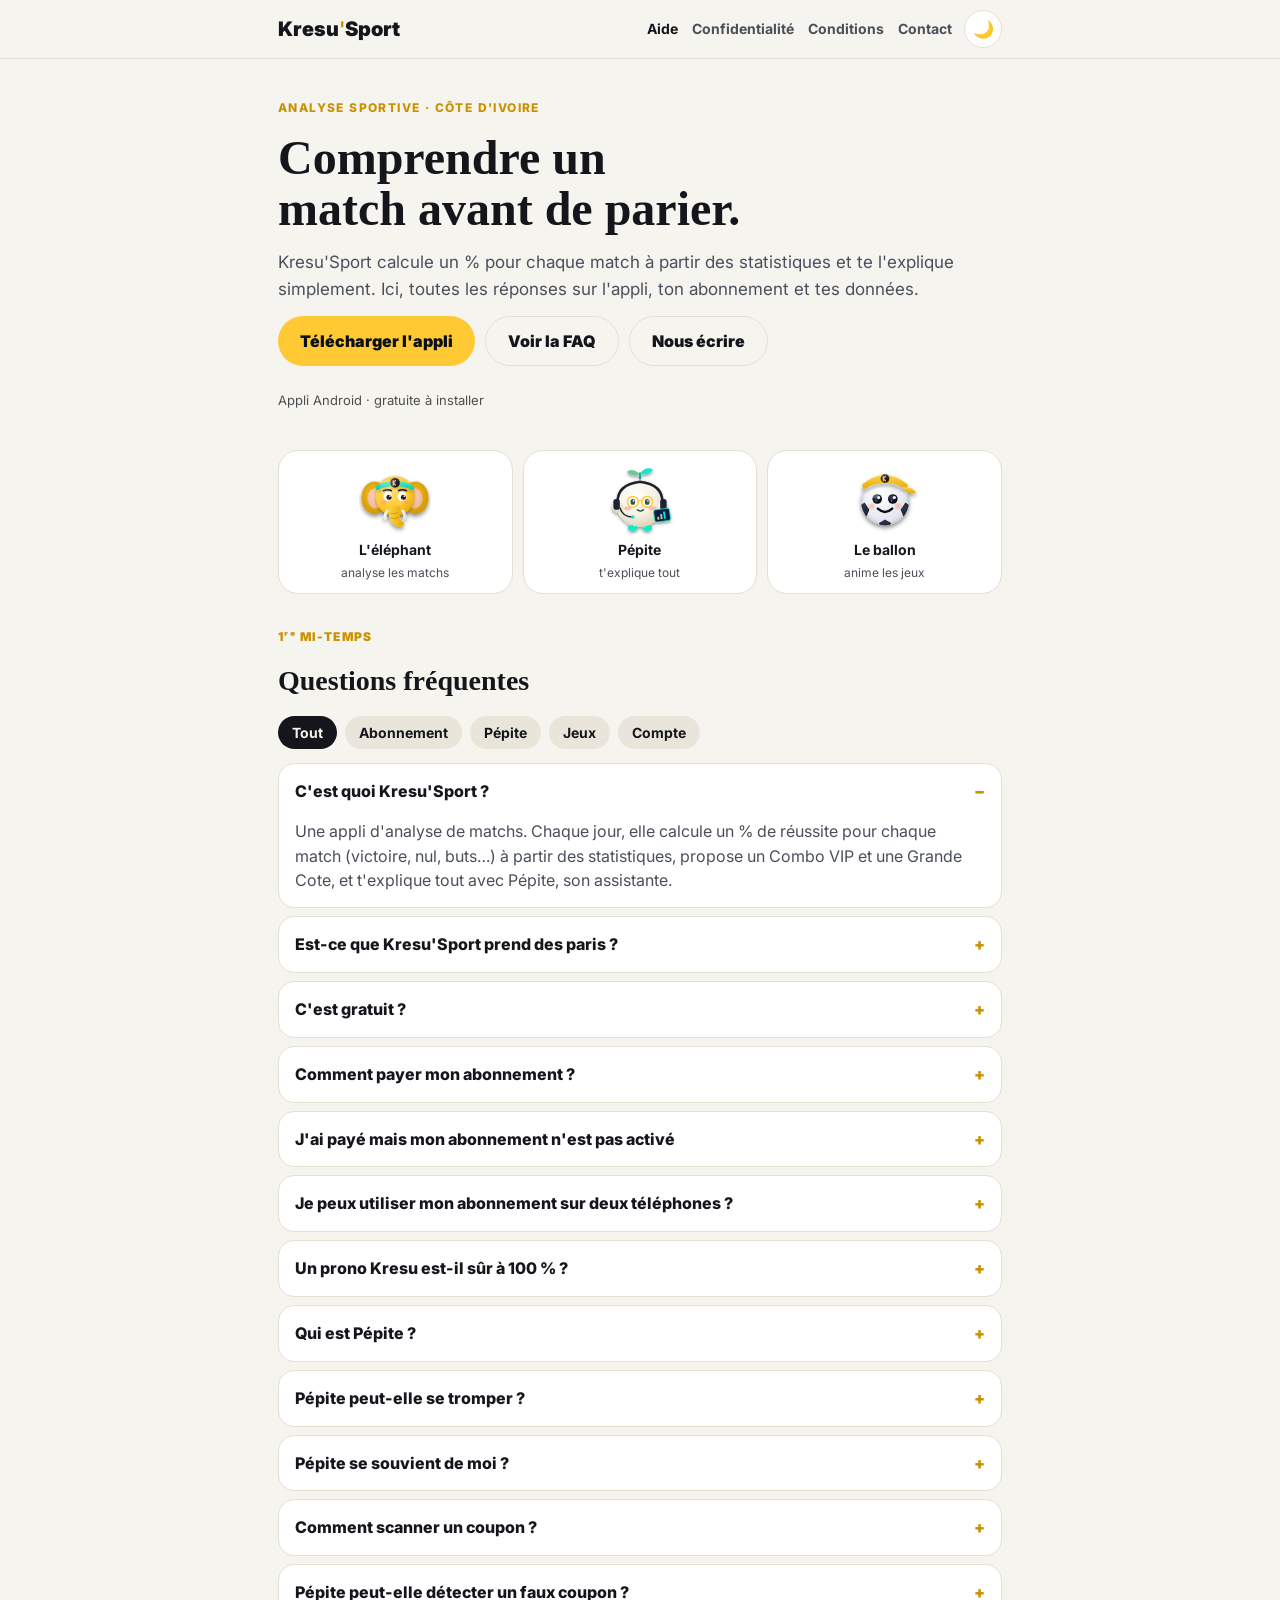
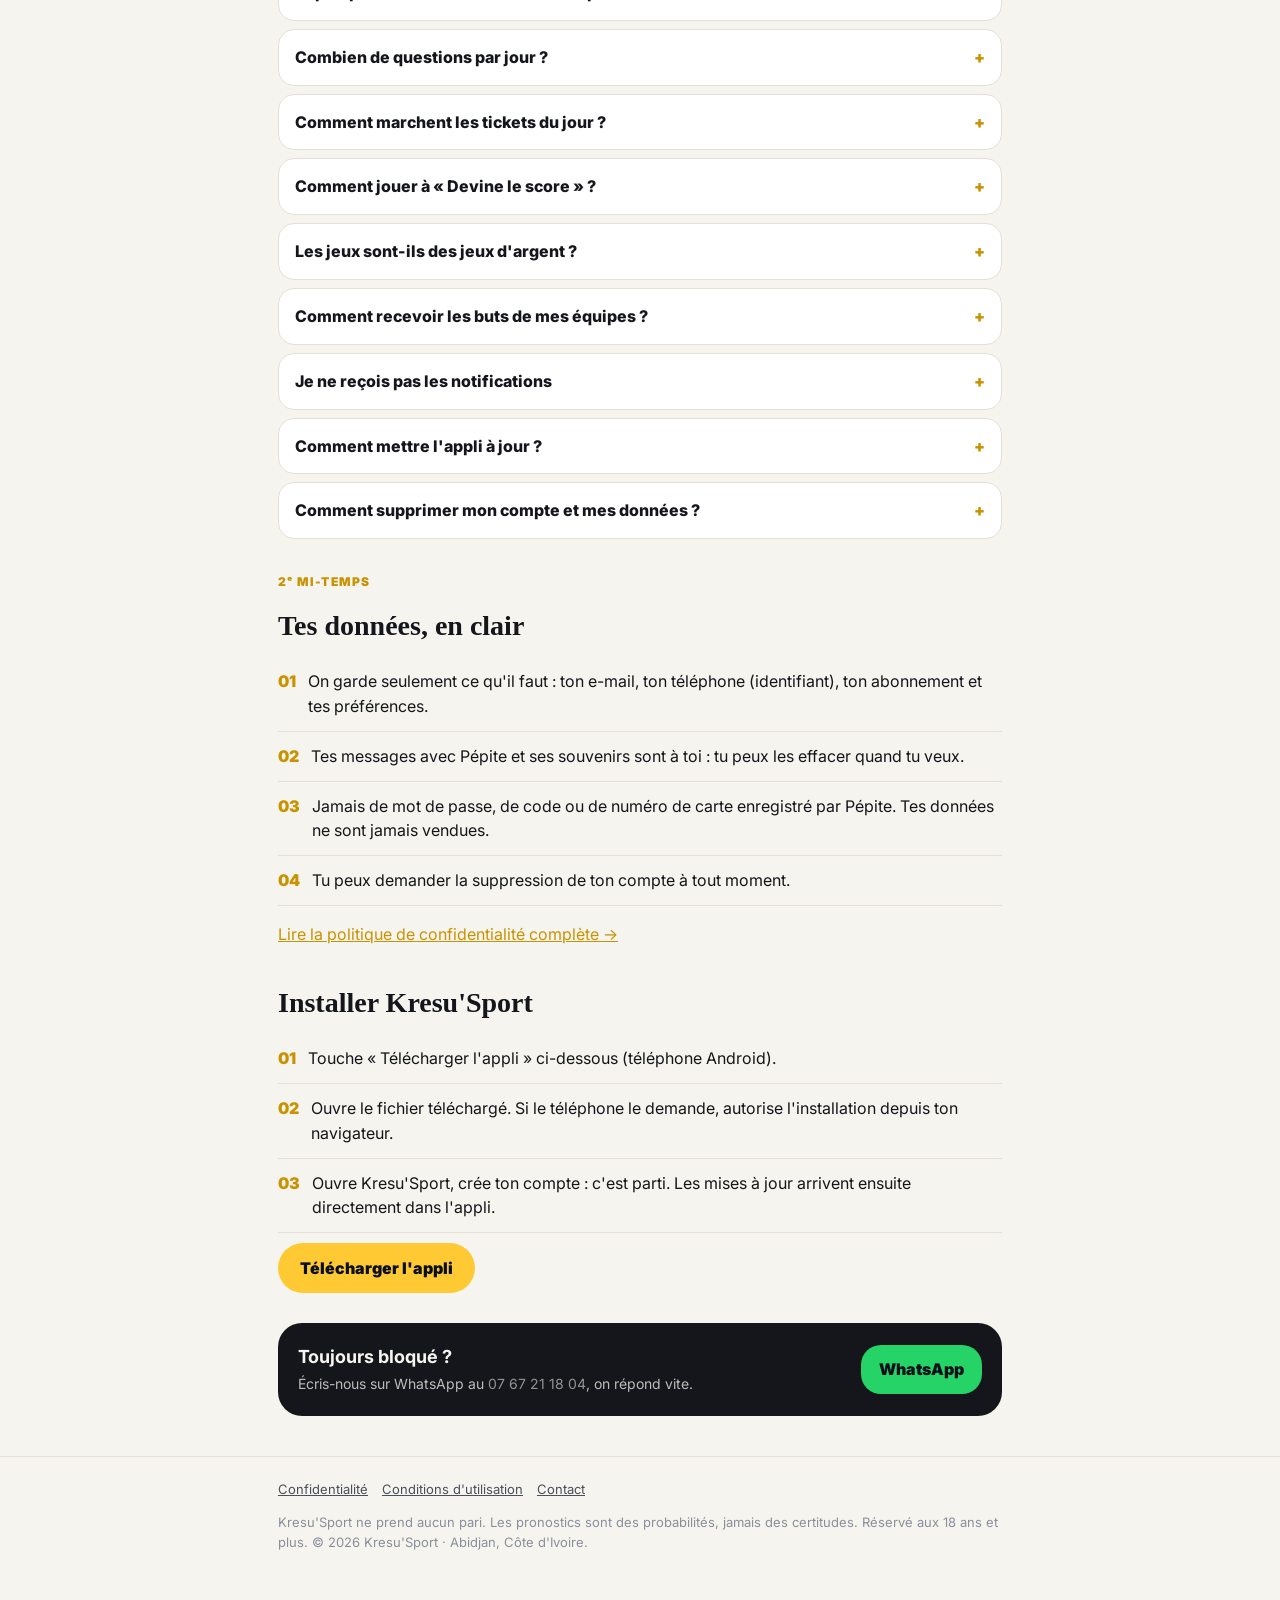
<file: index.html>
<!doctype html>
<html lang="fr">
<head>
<meta charset="utf-8">
<meta name="viewport" content="width=device-width, initial-scale=1">
<title>Kresu'Sport · Aide et FAQ</title>
<meta name="description" content="Toutes les réponses sur Kresu'Sport : abonnement, Pépite, jeux, notifications et données personnelles.">
<link rel="preconnect" href="https://fonts.googleapis.com"><link rel="preconnect" href="https://fonts.gstatic.com" crossorigin>
<link rel="stylesheet" href="https://fonts.googleapis.com/css2?family=Inter:wght@400;600;700;800;900&display=swap">
<link rel="stylesheet" href="style.css">
<script src="config.js"></script>
<script src="app.js"></script>
</head>
<body>
<header class="top"><div class="wrap"><a class="brand" href="index.html">Kresu<b>'</b>Sport</a><nav class="links"><a href="index.html" aria-current="page">Aide</a><a href="confidentialite.html">Confidentialité</a><a href="conditions.html">Conditions</a><a href="contact.html">Contact</a></nav><button class="theme" id="theme" type="button">🌙</button></div></header>
<main class="wrap">

<section class="hero">
  <span class="kicker">Analyse sportive · Côte d'Ivoire</span>
  <h1>Comprendre un match avant de parier.</h1>
  <p class="lead">Kresu'Sport calcule un % pour chaque match à partir des statistiques et te l'explique simplement. Ici, toutes les réponses sur l'appli, ton abonnement et tes données.</p>
  <div class="btns"><a class="btn main" data-apk href="#telecharger">Télécharger l'appli</a><a class="btn ghost" href="#faq">Voir la FAQ</a><a class="btn ghost" href="https://wa.me/2250767211804">Nous écrire</a></div>
  <p class="apkinfo" data-apk-info>Appli Android · gratuite à installer</p>
</section>
<div class="mascots">
  <div class="mascot"><svg viewBox="0 0 120 120" aria-hidden="true" style="display:block;flex-shrink:0"><defs><radialGradient id="hs1" cx="38%" cy="32%" r="80%"><stop offset="0" stop-color="#FFE07A"/><stop offset="0.6" stop-color="#FFC933"/><stop offset="1" stop-color="#E0A400"/></radialGradient><radialGradient id="es1" cx="45%" cy="40%" r="75%"><stop offset="0" stop-color="#F5BC1E"/><stop offset="1" stop-color="#C98F00"/></radialGradient><radialGradient id="eis1" cx="45%" cy="40%" r="75%"><stop offset="0" stop-color="#FBD3B6"/><stop offset="1" stop-color="#EBAE8E"/></radialGradient><linearGradient id="ts1" x1="0" y1="0" x2="1" y2="0"><stop offset="0" stop-color="#FFD040"/><stop offset="1" stop-color="#E5A800"/></linearGradient><linearGradient id="bs1" x1="0" y1="0" x2="0" y2="1"><stop offset="0" stop-color="#3FF0D2"/><stop offset="1" stop-color="#0FC2A4"/></linearGradient><filter id="shs1" x="-20%" y="-20%" width="140%" height="150%"><feDropShadow dx="0" dy="4" stdDeviation="3.5" flood-color="#000" flood-opacity="0.45"/></filter><filter id="bls1"><feGaussianBlur stdDeviation="1.6"/></filter><radialGradient id="ks1" cx="35%" cy="30%" r="75%"><stop offset="0" stop-color="#3A4566"/><stop offset="1" stop-color="#05070D"/></radialGradient><linearGradient id="tks1" x1="0" y1="0" x2="1" y2="1"><stop offset="0" stop-color="#FFFFFF"/><stop offset="1" stop-color="#E6DCC8"/></linearGradient><radialGradient id="eys1" cx="40%" cy="35%" r="75%"><stop offset="0" stop-color="#FFFFFF"/><stop offset="0.7" stop-color="#FFFFFF"/><stop offset="1" stop-color="#D9DEE8"/></radialGradient><radialGradient id="irs1" cx="40%" cy="35%" r="75%"><stop offset="0" stop-color="#3B2A1A"/><stop offset="0.6" stop-color="#16100A"/><stop offset="1" stop-color="#000000"/></radialGradient></defs><g filter="url(#shs1)"><ellipse cx="26" cy="58" rx="22" ry="27" fill="url(#es1)"/><ellipse cx="94" cy="58" rx="22" ry="27" fill="url(#es1)"/><ellipse cx="27" cy="59" rx="13" ry="17" fill="url(#eis1)"/><ellipse cx="93" cy="59" rx="13" ry="17" fill="url(#eis1)"/><circle cx="60" cy="57" r="34" fill="#000" opacity="0.18" filter="url(#bls1)"/><circle cx="60" cy="55" r="33" fill="url(#hs1)"/><path d="M50 72 Q47 100 64 106 Q75 108 75 99 Q64 96 69 72 Z" fill="url(#ts1)"/><path d="M52 84 Q58 86 64 83 M53 92 Q59 94 65 91" stroke="#000" stroke-opacity="0.18" stroke-width="1.6" fill="none" stroke-linecap="round"/><path d="M30 46 Q60 33 90 46 L89 50 Q60 37 31 50 Z" fill="#000" opacity="0.18" filter="url(#bls1)"/><path d="M28 38 Q60 22 92 38 L91 46 Q60 31 29 46 Z" fill="url(#bs1)"/><circle cx="60" cy="33" r="8.5" fill="url(#ks1)" stroke="#FFC933" stroke-width="1"/><path d="M57 29v8M57 33l4-4M57 33l4 4" stroke="#FFC933" stroke-width="1.8" stroke-linecap="round"/><path d="M47 80 Q42 86 44 92" stroke="url(#tks1)" stroke-width="4.5" stroke-linecap="round" fill="none"/><path d="M73 80 Q78 86 76 92" stroke="url(#tks1)" stroke-width="4.5" stroke-linecap="round" fill="none"/><circle cx="48" cy="56" r="7.5" fill="url(#eys1)"/><circle cx="72" cy="56" r="7.5" fill="url(#eys1)"/><circle cx="50" cy="57" r="4.2" fill="url(#irs1)"/><circle cx="74" cy="57" r="4.2" fill="url(#irs1)"/><circle cx="51.6" cy="55.2" r="1.5" fill="#FFFFFF"/><circle cx="75.6" cy="55.2" r="1.5" fill="#FFFFFF"/><circle cx="48.6" cy="58.6" r="0.7" fill="#FFFFFF" opacity="0.8"/><circle cx="72.6" cy="58.6" r="0.7" fill="#FFFFFF" opacity="0.8"/><path d="M41 46 Q48 43 54 46" stroke="#0A0F1C" stroke-width="2.5" stroke-linecap="round" fill="none"/><path d="M66 46 Q72 43 79 46" stroke="#0A0F1C" stroke-width="2.5" stroke-linecap="round" fill="none"/><circle cx="41" cy="66" r="4.5" fill="#FF8A6A" opacity="0.45" filter="url(#bls1)"/><circle cx="79" cy="66" r="4.5" fill="#FF8A6A" opacity="0.45" filter="url(#bls1)"/><ellipse cx="48" cy="38" rx="14" ry="7" transform="rotate(-20 48 38)" fill="#FFFFFF" opacity="0.18"/></g></svg><b>L'éléphant</b><span>analyse les matchs</span></div>
  <div class="mascot"><svg viewBox="0 0 200 200" aria-hidden="true" style="display:block;flex-shrink:0"><defs><radialGradient id="pbs3" cx="40%" cy="35%" r="70%"><stop offset="0" stop-color="#FFFFFF"/><stop offset="0.6" stop-color="#F6F0E2"/><stop offset="1" stop-color="#DCCFB2"/></radialGradient>
<radialGradient id="pas3" cx="40%" cy="35%" r="70%"><stop offset="0" stop-color="#FFFFFF"/><stop offset="1" stop-color="#DCCFB2"/></radialGradient>
<filter id="furs3" x="-20%" y="-20%" width="140%" height="140%"><feTurbulence type="fractalNoise" baseFrequency="0.85" numOctaves="2" result="n"/><feDisplacementMap in="SourceGraphic" in2="n" scale="8" xChannelSelector="R" yChannelSelector="G"/></filter>
<filter id="shs3" x="-20%" y="-20%" width="140%" height="150%"><feDropShadow dx="0" dy="5" stdDeviation="4" flood-color="#000" flood-opacity="0.4"/></filter>
<linearGradient id="bands3" x1="0" y1="0" x2="0" y2="1"><stop offset="0" stop-color="#7FFFE8"/><stop offset="0.5" stop-color="#14E8C4"/><stop offset="1" stop-color="#0A9E86"/></linearGradient>
<linearGradient id="golds3" x1="0" y1="0" x2="0.3" y2="1"><stop offset="0" stop-color="#FFF1B0"/><stop offset="0.45" stop-color="#FFC933"/><stop offset="1" stop-color="#B07800"/></linearGradient></defs><g filter="url(#shs3)"><path d="M100 50 C100 40 100 34 100 28" stroke="#0A9E86" stroke-width="5" stroke-linecap="round" fill="none"/><path d="M100 32 C84 14 66 18 64 26 C76 36 90 36 100 32 Z" fill="#6CCB93"/><path d="M100 30 C112 10 132 12 136 20 C124 32 110 34 100 30 Z" fill="#14E8C4"/><ellipse cx="80" cy="180" rx="14" ry="9" fill="#14E8C4"/><ellipse cx="120" cy="180" rx="14" ry="9" fill="#14E8C4"/><circle cx="100" cy="112" r="66" fill="url(#pbs3)" filter="url(#furs3)"/><circle cx="38" cy="122" r="16" fill="url(#pas3)" filter="url(#furs3)"/><circle cx="162" cy="122" r="16" fill="url(#pas3)" filter="url(#furs3)"/><path d="M38 110 Q36 60 100 52 Q164 60 162 110" stroke="#1C2333" stroke-width="7" fill="none" stroke-linecap="round"/><rect x="26" y="100" width="18" height="30" rx="8" fill="#1C2333"/><rect x="156" y="100" width="18" height="30" rx="8" fill="#1C2333"/><path d="M44 124 Q52 150 78 150" stroke="#1C2333" stroke-width="4" fill="none" stroke-linecap="round"/><circle cx="80" cy="150" r="5" fill="#14E8C4"/><ellipse cx="80" cy="108" rx="6.5" ry="8" fill="#17382A"/><ellipse cx="120" cy="108" rx="6.5" ry="8" fill="#17382A"/><circle cx="82" cy="105" r="2.4" fill="#FFFFFF"/><circle cx="122" cy="105" r="2.4" fill="#FFFFFF"/><circle cx="80" cy="108" r="15" fill="#FFFFFF" fill-opacity="0.15" stroke="#FFC933" stroke-width="4"/><circle cx="120" cy="108" r="15" fill="#FFFFFF" fill-opacity="0.15" stroke="#FFC933" stroke-width="4"/><path d="M95 106 Q100 102 105 106" stroke="#FFC933" stroke-width="3.5" fill="none"/><path d="M92 130 Q101 137 110 130" stroke="#17382A" stroke-width="3.5" stroke-linecap="round" fill="none"/><g transform="rotate(-8 160 150)"><rect x="140" y="128" width="44" height="34" rx="6" fill="#0F1E4A" stroke="#14E8C4" stroke-width="2"/><rect x="148" y="148" width="5" height="8" fill="#FFC933"/><rect x="157" y="142" width="5" height="14" fill="#7FE0C8"/><rect x="166" y="136" width="5" height="20" fill="#14E8C4"/></g><ellipse cx="66" cy="126" rx="10" ry="6" fill="#F7A9A0" opacity="0.7"/><ellipse cx="134" cy="126" rx="10" ry="6" fill="#F7A9A0" opacity="0.7"/></g></svg><b>Pépite</b><span>t'explique tout</span></div>
  <div class="mascot"><svg viewBox="0 0 120 120" aria-hidden="true" style="display:block;flex-shrink:0"><defs><filter id="shs2" x="-20%" y="-20%" width="140%" height="150%"><feDropShadow dx="0" dy="4" stdDeviation="3.5" flood-color="#000" flood-opacity="0.45"/></filter><filter id="bls2"><feGaussianBlur stdDeviation="1.6"/></filter><clipPath id="bcs2"><circle cx="60" cy="64" r="40"/></clipPath><radialGradient id="bs2" cx="40%" cy="35%" r="80%"><stop offset="0" stop-color="#FFFFFF"/><stop offset="1" stop-color="#D8DCE6"/></radialGradient><radialGradient id="ps2" cx="35%" cy="30%" r="75%"><stop offset="0" stop-color="#2C3650"/><stop offset="1" stop-color="#1C2333"/></radialGradient><linearGradient id="cs2" x1="0" y1="0" x2="0" y2="1"><stop offset="0" stop-color="#FFD54A"/><stop offset="1" stop-color="#E5A800"/></linearGradient><radialGradient id="ks2" cx="35%" cy="30%" r="75%"><stop offset="0" stop-color="#3A4566"/><stop offset="1" stop-color="#05070D"/></radialGradient><radialGradient id="es2" cx="40%" cy="35%" r="75%"><stop offset="0" stop-color="#3B4A70"/><stop offset="0.6" stop-color="#0A0F1C"/><stop offset="1" stop-color="#000000"/></radialGradient></defs><g filter="url(#shs2)"><circle cx="60" cy="64" r="40" fill="url(#bs2)"/><g clip-path="url(#bcs2)" fill="url(#ps2)"><path d="M14 74 L26 66 L34 78 L28 92 L14 90 Z"/><path d="M106 74 L94 66 L86 78 L92 92 L106 90 Z"/><path d="M50 100 L60 94 L70 100 L67 110 L53 110 Z"/></g><circle cx="60" cy="64" r="40" fill="none" stroke="#000" stroke-opacity="0.12" stroke-width="6" clip-path="url(#bcs2)" filter="url(#bls2)"/><path d="M24 46 Q60 18 96 46 L94 50 Q60 28 26 50 Z" fill="#000" opacity="0.2" filter="url(#bls2)"/><path d="M22 36 Q60 4 98 36 L96 44 Q60 22 24 44 Z" fill="url(#cs2)"/><path d="M90 40 Q108 40 112 50 Q100 52 92 46 Z" fill="url(#cs2)"/><circle cx="60" cy="26" r="7.5" fill="url(#ks2)" stroke="#FFC933" stroke-width="0.8"/><path d="M57 22v8M57 26l4-4M57 26l4 4" stroke="#FFC933" stroke-width="1.8" stroke-linecap="round"/><circle cx="47" cy="60" r="8" fill="url(#es2)"/><circle cx="73" cy="60" r="8" fill="url(#es2)"/><circle cx="49.5" cy="57.5" r="2.6" fill="#FFFFFF"/><circle cx="75.5" cy="57.5" r="2.6" fill="#FFFFFF"/><circle cx="45" cy="63" r="1" fill="#FFFFFF" opacity="0.7"/><circle cx="71" cy="63" r="1" fill="#FFFFFF" opacity="0.7"/><path d="M48 76 Q60 87 72 76" stroke="#0A0F1C" stroke-width="4" stroke-linecap="round" fill="none"/><circle cx="38" cy="72" r="5" fill="#FF8A6A" opacity="0.45" filter="url(#bls2)"/><circle cx="82" cy="72" r="5" fill="#FF8A6A" opacity="0.45" filter="url(#bls2)"/><ellipse cx="44" cy="50" rx="14" ry="7" transform="rotate(-30 44 50)" fill="#FFFFFF" opacity="0.25"/></g></svg><b>Le ballon</b><span>anime les jeux</span></div>
</div>
<p class="half">1ʳᵉ mi-temps</p>
<h2 id="faq">Questions fréquentes</h2>
<div class="chips" role="group" aria-label="Filtrer les questions"><button class="chip" type="button" data-cat="tout" aria-pressed="true">Tout</button><button class="chip" type="button" data-cat="abonnement" aria-pressed="false">Abonnement</button><button class="chip" type="button" data-cat="pepite" aria-pressed="false">Pépite</button><button class="chip" type="button" data-cat="jeux" aria-pressed="false">Jeux</button><button class="chip" type="button" data-cat="compte" aria-pressed="false">Compte</button></div>
<div><details data-cat="abonnement" open><summary>C'est quoi Kresu'Sport ?</summary><p>Une appli d'analyse de matchs. Chaque jour, elle calcule un % de réussite pour chaque match (victoire, nul, buts…) à partir des statistiques, propose un Combo VIP et une Grande Cote, et t'explique tout avec Pépite, son assistante.</p></details><details data-cat="abonnement"><summary>Est-ce que Kresu'Sport prend des paris ?</summary><p>Non. Kresu'Sport n'est pas un site de paris : on ne prend aucune mise et on ne garde pas ton argent. On analyse les matchs, toi tu décides.</p></details><details data-cat="abonnement"><summary>C'est gratuit ?</summary><p>Tu peux utiliser l'appli gratuitement avec un aperçu du Combo VIP, les jeux et les concours. L'abonnement débloque tous les pronostics, tous les matchs du jour, l'historique et Pépite.</p></details><details data-cat="abonnement"><summary>Comment payer mon abonnement ?</summary><p>Dans l'appli, touche « S'abonner », choisis ta formule, paie avec Wave puis touche « J'ai payé ». Ton abonnement est activé dès que le paiement est vérifié, en général rapidement.</p></details><details data-cat="abonnement"><summary>J'ai payé mais mon abonnement n'est pas activé</summary><ul><li>As-tu bien touché « J'ai payé » après le paiement ? La vérification peut prendre un peu de temps.</li><li>Ferme et rouvre l'appli.</li><li>Vérifie que tu es connecté avec le même compte que celui qui a payé.</li><li>Toujours rien ? Envoie-nous la capture du reçu Wave sur WhatsApp.</li></ul></details><details data-cat="abonnement"><summary>Je peux utiliser mon abonnement sur deux téléphones ?</summary><p>Non : un abonnement est lié à un seul téléphone, pour éviter le partage de compte. Si tu changes de téléphone, écris-nous sur WhatsApp et on transfère ton abonnement.</p></details><details data-cat="abonnement"><summary>Un prono Kresu est-il sûr à 100 % ?</summary><p>Non, et personne ne peut l'être. Un prono à 80 % passe environ 8 fois sur 10 : il peut donc rater. Ne mise jamais plus que ce que tu peux te permettre de perdre.</p></details><details data-cat="pepite"><summary>Qui est Pépite ?</summary><p>L'assistante de Kresu'Sport, réservée aux abonnés. Pose-lui une question en français : analyse d'un match, combiné sûr, « code 2 »… Elle répond avec les % Kresu et t'explique ses choix avec de vraies statistiques (derniers matchs, face-à-face, buts, absents).</p></details><details data-cat="pepite"><summary>Pépite peut-elle se tromper ?</summary><p>Oui. Elle s'appuie uniquement sur les données de Kresu, mais une analyse reste une probabilité. Elle te le rappellera souvent.</p></details><details data-cat="pepite"><summary>Pépite se souvient de moi ?</summary><p>Oui, si tu le veux. Quand tu lui dis comment t'appeler, ton budget ou tes équipes préférées, elle le note. Tu peux tout voir et tout effacer avec l'icône 🧠 « Ce que je sais de toi ». Elle ne retient jamais de mot de passe, de code ou de numéro de carte.</p></details><details data-cat="pepite"><summary>Comment scanner un coupon ?</summary><p>Dans le chat de Pépite, touche « 📷 Scanner un coupon », puis prends une photo ou choisis une capture d'écran. Pépite lit les matchs, donne le % de chaque sélection et la probabilité que tout passe.</p></details><details data-cat="pepite"><summary>Pépite peut-elle détecter un faux coupon ?</summary><p>Elle vérifie les matchs, les vrais scores, les cotes et les calculs du coupon, puis donne un verdict : 🟢 aucune incohérence, 🟠 suspect, 🔴 très probablement faux. Une image très bien retouchée peut tromper l'œil : pour être sûr à 100 %, vérifie toujours le code du coupon sur le site du bookmaker. Méfie-toi des coupons « 100 % sûrs » vendus sur WhatsApp.</p></details><details data-cat="pepite"><summary>Combien de questions par jour ?</summary><p>Chaque abonné a un nombre de questions par jour (affiché sous la zone de texte). Le compteur repart à zéro chaque jour.</p></details><details data-cat="jeux"><summary>Comment marchent les tickets du jour ?</summary><p>Chaque jour, gratte ton ticket dans « Jeux & concours ». Plus tu en gagnes dans la semaine, plus tu débloques de jours VIP offerts. Un ticket par téléphone et par jour.</p></details><details data-cat="jeux"><summary>Comment jouer à « Devine le score » ?</summary><p>Donne le score exact d'un match choisi par Kresu avant le coup d'envoi. Score exact = 3 points, bon vainqueur = 1 point. Les meilleurs gagnent des jours VIP, attribués automatiquement à la fin du match.</p></details><details data-cat="jeux"><summary>Les jeux sont-ils des jeux d'argent ?</summary><p>Non. Les jeux sont gratuits, on ne mise rien, et on ne gagne que des jours d'abonnement.</p></details><details data-cat="compte"><summary>Comment recevoir les buts de mes équipes ?</summary><p>Touche l'étoile ⭐ en haut de l'appli, ajoute jusqu'à 5 équipes et autorise les notifications. Tu seras prévenu 1 h avant le match, au coup d'envoi, à chaque but et au résultat final.</p></details><details data-cat="compte"><summary>Je ne reçois pas les notifications</summary><ul><li>Vérifie que les notifications de Kresu'Sport sont autorisées dans les réglages de ton téléphone.</li><li>Désactive l'économiseur de batterie pour Kresu'Sport.</li><li>Ouvre l'appli une fois : elle se réabonne automatiquement.</li></ul></details><details data-cat="compte"><summary>Comment mettre l'appli à jour ?</summary><p>Quand une nouvelle version sort, l'appli te le propose à l'ouverture. Touche « Lancer la mise à jour » puis « Installer ».</p></details><details data-cat="compte"><summary>Comment supprimer mon compte et mes données ?</summary><p>Écris-nous sur WhatsApp depuis le numéro de ton choix en donnant l'e-mail de ton compte. On supprime ton compte et toutes les données liées. Tu peux aussi effacer à tout moment ta discussion avec Pépite (corbeille) et ses souvenirs (icône 🧠).</p></details></div>
<p class="half">2ᵉ mi-temps</p>
<h2>Tes données, en clair</h2>
<ol class="data">
  <li>On garde seulement ce qu'il faut : ton e-mail, ton téléphone (identifiant), ton abonnement et tes préférences.</li>
  <li>Tes messages avec Pépite et ses souvenirs sont à toi : tu peux les effacer quand tu veux.</li>
  <li>Jamais de mot de passe, de code ou de numéro de carte enregistré par Pépite. Tes données ne sont jamais vendues.</li>
  <li>Tu peux demander la suppression de ton compte à tout moment.</li>
</ol>
<p><a href="confidentialite.html">Lire la politique de confidentialité complète →</a></p>
<h2 id="telecharger">Installer Kresu'Sport</h2>
<ol class="data">
  <li>Touche « Télécharger l'appli » ci-dessous (téléphone Android).</li>
  <li>Ouvre le fichier téléchargé. Si le téléphone le demande, autorise l'installation depuis ton navigateur.</li>
  <li>Ouvre Kresu'Sport, crée ton compte : c'est parti. Les mises à jour arrivent ensuite directement dans l'appli.</li>
</ol>
<div class="btns"><a class="btn main" data-apk href="https://wa.me/2250767211804?text=Bonjour%2C%20je%20veux%20le%20lien%20pour%20installer%20Kresu%27Sport">Télécharger l'appli</a></div>
<div class="wa"><div><b>Toujours bloqué ?</b><span>Écris-nous sur WhatsApp au <span data-wa>07 67 21 18 04</span>, on répond vite.</span></div><a href="https://wa.me/2250767211804">WhatsApp</a></div>

</main>
<footer><div class="wrap"><a href="confidentialite.html">Confidentialité</a><a href="conditions.html">Conditions d'utilisation</a><a href="contact.html">Contact</a><p>Kresu'Sport ne prend aucun pari. Les pronostics sont des probabilités, jamais des certitudes. Réservé aux 18 ans et plus. © 2026 Kresu'Sport · Abidjan, Côte d'Ivoire.</p></div></footer>
</body>
</html>
</file>
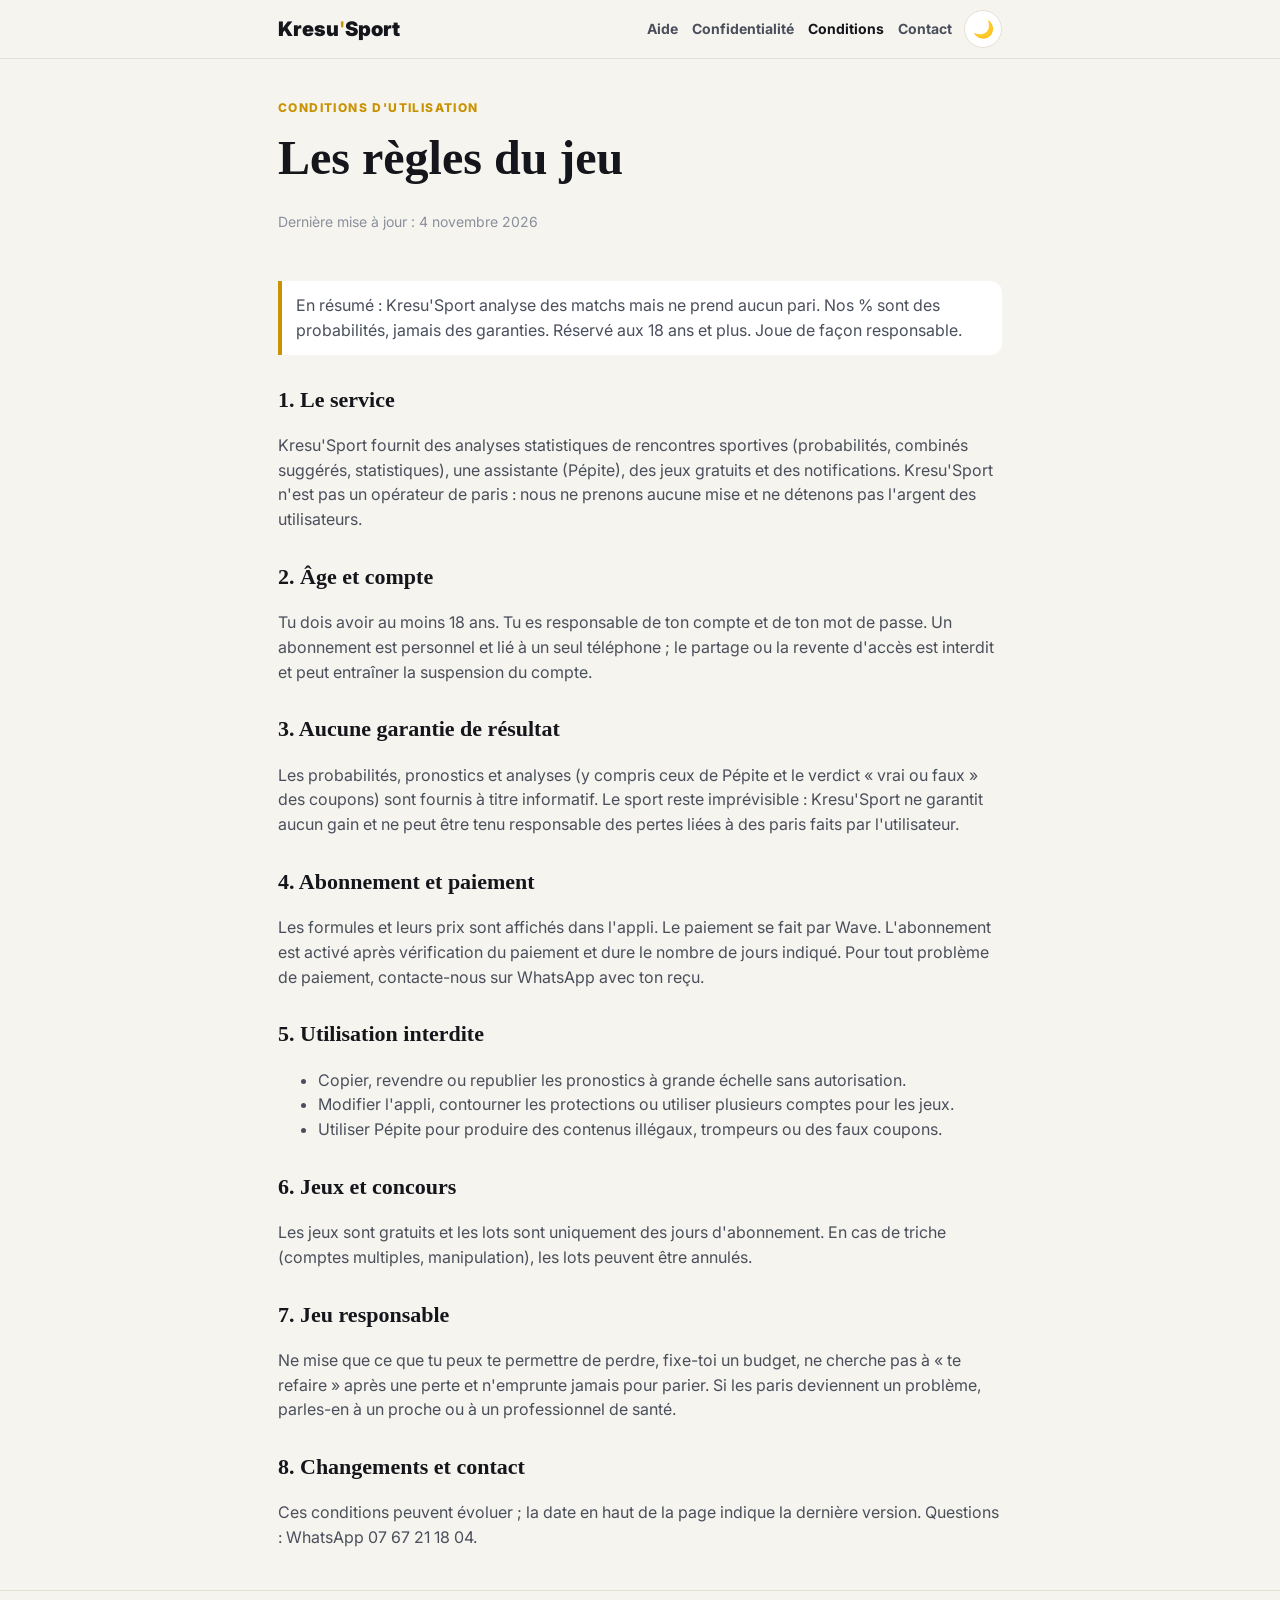
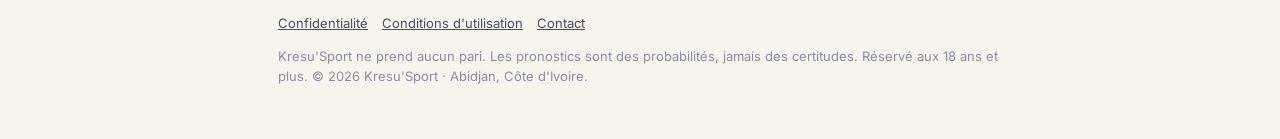
<file: conditions.html>
<!doctype html>
<html lang="fr">
<head>
<meta charset="utf-8">
<meta name="viewport" content="width=device-width, initial-scale=1">
<title>Conditions d'utilisation · Kresu'Sport</title>
<meta name="description" content="Les règles d'utilisation de l'application Kresu'Sport.">
<link rel="preconnect" href="https://fonts.googleapis.com"><link rel="preconnect" href="https://fonts.gstatic.com" crossorigin>
<link rel="stylesheet" href="https://fonts.googleapis.com/css2?family=Inter:wght@400;600;700;800;900&display=swap">
<link rel="stylesheet" href="style.css">
<script src="config.js"></script>
<script src="app.js"></script>
</head>
<body>
<header class="top"><div class="wrap"><a class="brand" href="index.html">Kresu<b>'</b>Sport</a><nav class="links"><a href="index.html">Aide</a><a href="confidentialite.html">Confidentialité</a><a href="conditions.html" aria-current="page">Conditions</a><a href="contact.html">Contact</a></nav><button class="theme" id="theme" type="button">🌙</button></div></header>
<main class="wrap">

<section class="hero doc"><span class="kicker">Conditions d'utilisation</span><h1>Les règles du jeu</h1><p class="maj">Dernière mise à jour : 4 novembre 2026</p></section>
<article class="doc">
<p class="note">En résumé : Kresu'Sport analyse des matchs mais ne prend aucun pari. Nos % sont des probabilités, jamais des garanties. Réservé aux 18 ans et plus. Joue de façon responsable.</p>
<h2>1. Le service</h2>
<p>Kresu'Sport fournit des analyses statistiques de rencontres sportives (probabilités, combinés suggérés, statistiques), une assistante (Pépite), des jeux gratuits et des notifications. Kresu'Sport n'est pas un opérateur de paris : nous ne prenons aucune mise et ne détenons pas l'argent des utilisateurs.</p>
<h2>2. Âge et compte</h2>
<p>Tu dois avoir au moins 18 ans. Tu es responsable de ton compte et de ton mot de passe. Un abonnement est personnel et lié à un seul téléphone ; le partage ou la revente d'accès est interdit et peut entraîner la suspension du compte.</p>
<h2>3. Aucune garantie de résultat</h2>
<p>Les probabilités, pronostics et analyses (y compris ceux de Pépite et le verdict « vrai ou faux » des coupons) sont fournis à titre informatif. Le sport reste imprévisible : Kresu'Sport ne garantit aucun gain et ne peut être tenu responsable des pertes liées à des paris faits par l'utilisateur.</p>
<h2>4. Abonnement et paiement</h2>
<p>Les formules et leurs prix sont affichés dans l'appli. Le paiement se fait par Wave. L'abonnement est activé après vérification du paiement et dure le nombre de jours indiqué. Pour tout problème de paiement, contacte-nous sur WhatsApp avec ton reçu.</p>
<h2>5. Utilisation interdite</h2>
<ul><li>Copier, revendre ou republier les pronostics à grande échelle sans autorisation.</li><li>Modifier l'appli, contourner les protections ou utiliser plusieurs comptes pour les jeux.</li><li>Utiliser Pépite pour produire des contenus illégaux, trompeurs ou des faux coupons.</li></ul>
<h2>6. Jeux et concours</h2>
<p>Les jeux sont gratuits et les lots sont uniquement des jours d'abonnement. En cas de triche (comptes multiples, manipulation), les lots peuvent être annulés.</p>
<h2>7. Jeu responsable</h2>
<p>Ne mise que ce que tu peux te permettre de perdre, fixe-toi un budget, ne cherche pas à « te refaire » après une perte et n'emprunte jamais pour parier. Si les paris deviennent un problème, parles-en à un proche ou à un professionnel de santé.</p>
<h2>8. Changements et contact</h2>
<p>Ces conditions peuvent évoluer ; la date en haut de la page indique la dernière version. Questions : WhatsApp <span data-wa>07 67 21 18 04</span>.</p>
</article>

</main>
<footer><div class="wrap"><a href="confidentialite.html">Confidentialité</a><a href="conditions.html">Conditions d'utilisation</a><a href="contact.html">Contact</a><p>Kresu'Sport ne prend aucun pari. Les pronostics sont des probabilités, jamais des certitudes. Réservé aux 18 ans et plus. © 2026 Kresu'Sport · Abidjan, Côte d'Ivoire.</p></div></footer>
</body>
</html>
</file>
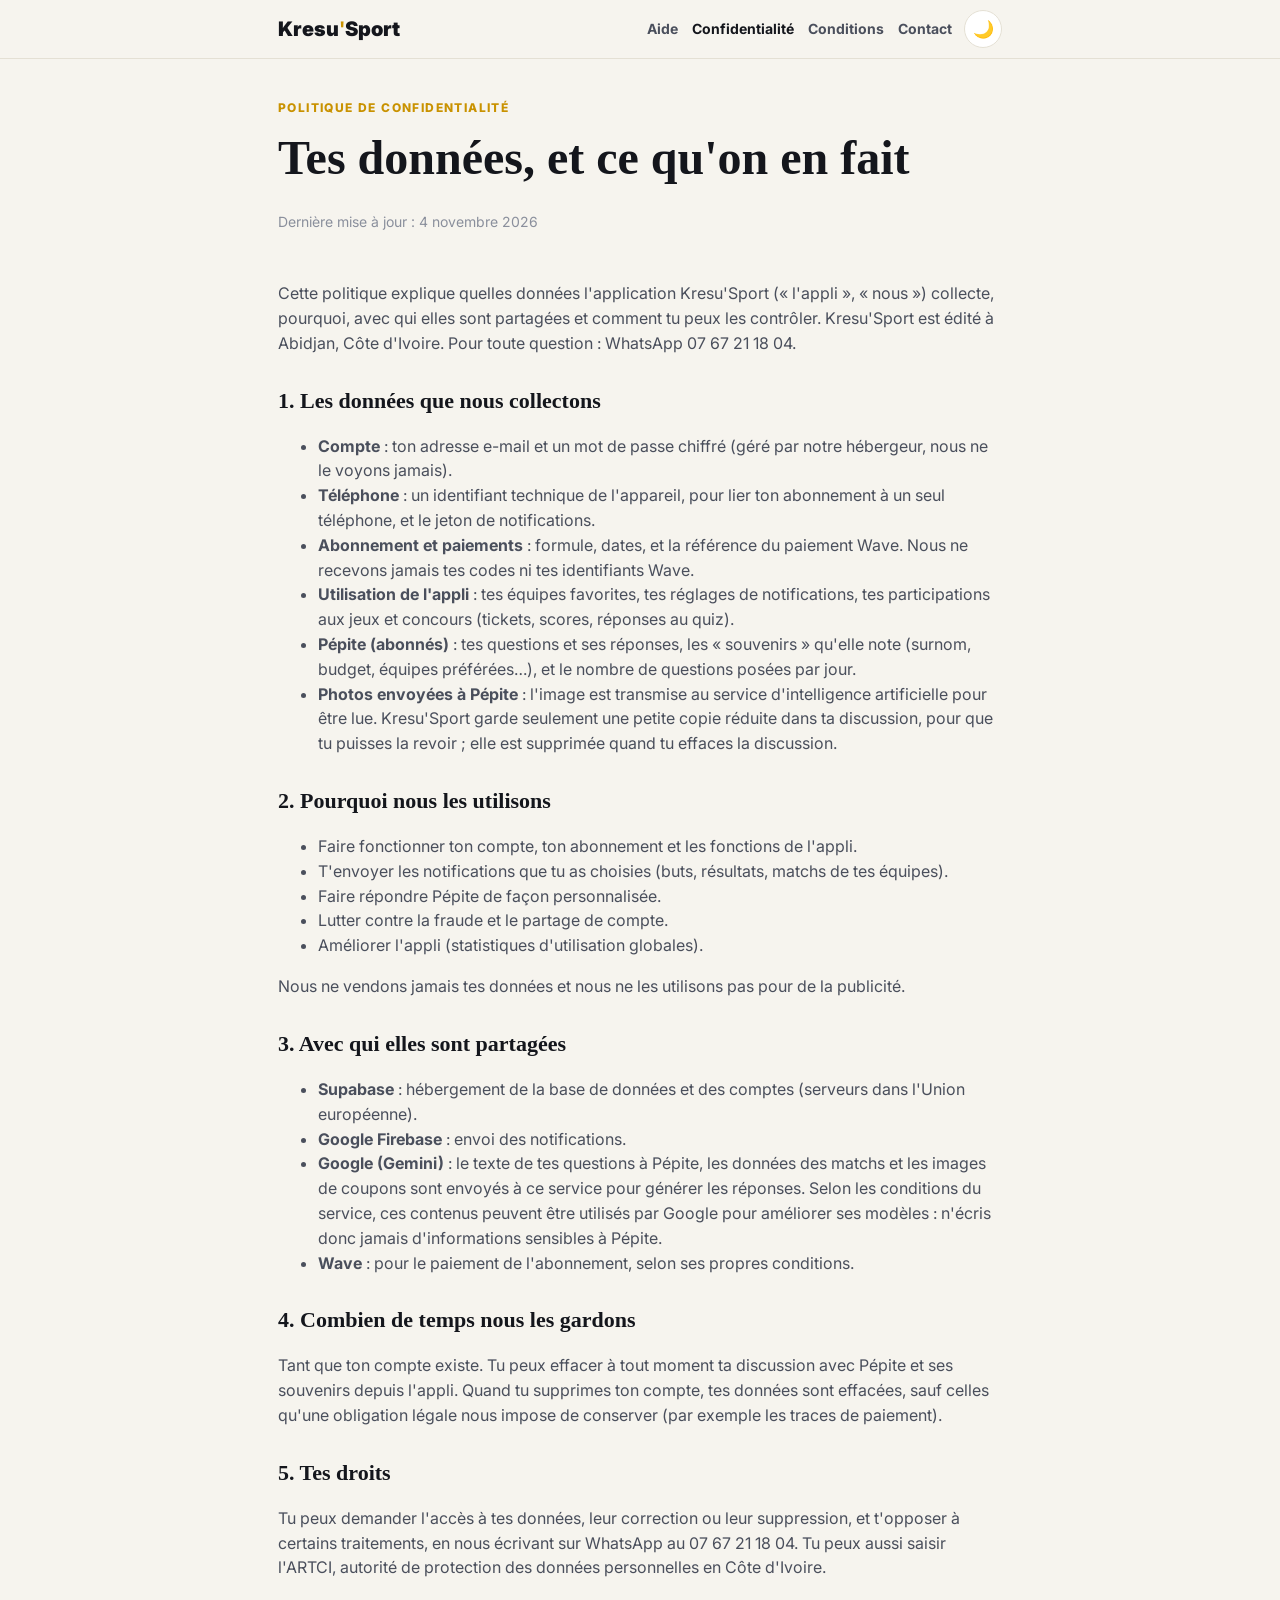
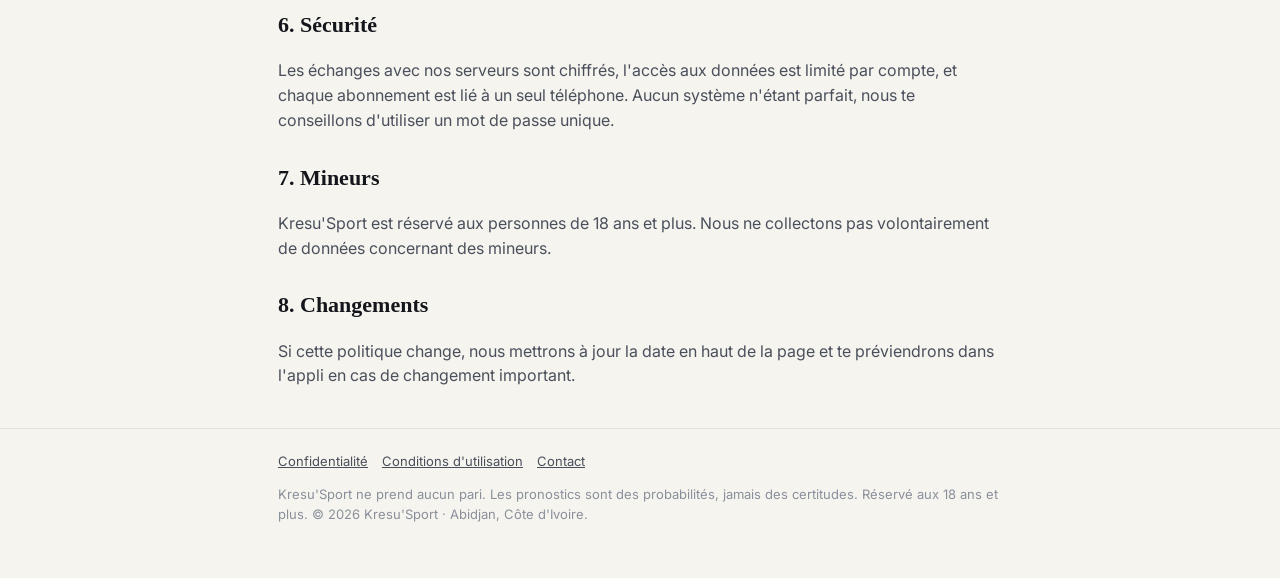
<file: confidentialite.html>
<!doctype html>
<html lang="fr">
<head>
<meta charset="utf-8">
<meta name="viewport" content="width=device-width, initial-scale=1">
<title>Politique de confidentialité · Kresu'Sport</title>
<meta name="description" content="Comment Kresu'Sport collecte, utilise et protège tes données personnelles.">
<link rel="preconnect" href="https://fonts.googleapis.com"><link rel="preconnect" href="https://fonts.gstatic.com" crossorigin>
<link rel="stylesheet" href="https://fonts.googleapis.com/css2?family=Inter:wght@400;600;700;800;900&display=swap">
<link rel="stylesheet" href="style.css">
<script src="config.js"></script>
<script src="app.js"></script>
</head>
<body>
<header class="top"><div class="wrap"><a class="brand" href="index.html">Kresu<b>'</b>Sport</a><nav class="links"><a href="index.html">Aide</a><a href="confidentialite.html" aria-current="page">Confidentialité</a><a href="conditions.html">Conditions</a><a href="contact.html">Contact</a></nav><button class="theme" id="theme" type="button">🌙</button></div></header>
<main class="wrap">

<section class="hero doc"><span class="kicker">Politique de confidentialité</span><h1>Tes données, et ce qu'on en fait</h1><p class="maj">Dernière mise à jour : 4 novembre 2026</p></section>
<article class="doc">
<p>Cette politique explique quelles données l'application Kresu'Sport (« l'appli », « nous ») collecte, pourquoi, avec qui elles sont partagées et comment tu peux les contrôler. Kresu'Sport est édité à Abidjan, Côte d'Ivoire. Pour toute question : WhatsApp <span data-wa>07 67 21 18 04</span>.</p>
<h2>1. Les données que nous collectons</h2>
<ul>
<li><b>Compte</b> : ton adresse e-mail et un mot de passe chiffré (géré par notre hébergeur, nous ne le voyons jamais).</li>
<li><b>Téléphone</b> : un identifiant technique de l'appareil, pour lier ton abonnement à un seul téléphone, et le jeton de notifications.</li>
<li><b>Abonnement et paiements</b> : formule, dates, et la référence du paiement Wave. Nous ne recevons jamais tes codes ni tes identifiants Wave.</li>
<li><b>Utilisation de l'appli</b> : tes équipes favorites, tes réglages de notifications, tes participations aux jeux et concours (tickets, scores, réponses au quiz).</li>
<li><b>Pépite (abonnés)</b> : tes questions et ses réponses, les « souvenirs » qu'elle note (surnom, budget, équipes préférées…), et le nombre de questions posées par jour.</li>
<li><b>Photos envoyées à Pépite</b> : l'image est transmise au service d'intelligence artificielle pour être lue. Kresu'Sport garde seulement une petite copie réduite dans ta discussion, pour que tu puisses la revoir ; elle est supprimée quand tu effaces la discussion.</li>
</ul>
<h2>2. Pourquoi nous les utilisons</h2>
<ul><li>Faire fonctionner ton compte, ton abonnement et les fonctions de l'appli.</li><li>T'envoyer les notifications que tu as choisies (buts, résultats, matchs de tes équipes).</li><li>Faire répondre Pépite de façon personnalisée.</li><li>Lutter contre la fraude et le partage de compte.</li><li>Améliorer l'appli (statistiques d'utilisation globales).</li></ul>
<p>Nous ne vendons jamais tes données et nous ne les utilisons pas pour de la publicité.</p>
<h2>3. Avec qui elles sont partagées</h2>
<ul>
<li><b>Supabase</b> : hébergement de la base de données et des comptes (serveurs dans l'Union européenne).</li>
<li><b>Google Firebase</b> : envoi des notifications.</li>
<li><b>Google (Gemini)</b> : le texte de tes questions à Pépite, les données des matchs et les images de coupons sont envoyés à ce service pour générer les réponses. Selon les conditions du service, ces contenus peuvent être utilisés par Google pour améliorer ses modèles : n'écris donc jamais d'informations sensibles à Pépite.</li>
<li><b>Wave</b> : pour le paiement de l'abonnement, selon ses propres conditions.</li>
</ul>
<h2>4. Combien de temps nous les gardons</h2>
<p>Tant que ton compte existe. Tu peux effacer à tout moment ta discussion avec Pépite et ses souvenirs depuis l'appli. Quand tu supprimes ton compte, tes données sont effacées, sauf celles qu'une obligation légale nous impose de conserver (par exemple les traces de paiement).</p>
<h2>5. Tes droits</h2>
<p>Tu peux demander l'accès à tes données, leur correction ou leur suppression, et t'opposer à certains traitements, en nous écrivant sur WhatsApp au <span data-wa>07 67 21 18 04</span>. Tu peux aussi saisir l'ARTCI, autorité de protection des données personnelles en Côte d'Ivoire.</p>
<h2>6. Sécurité</h2>
<p>Les échanges avec nos serveurs sont chiffrés, l'accès aux données est limité par compte, et chaque abonnement est lié à un seul téléphone. Aucun système n'étant parfait, nous te conseillons d'utiliser un mot de passe unique.</p>
<h2>7. Mineurs</h2>
<p>Kresu'Sport est réservé aux personnes de 18 ans et plus. Nous ne collectons pas volontairement de données concernant des mineurs.</p>
<h2>8. Changements</h2>
<p>Si cette politique change, nous mettrons à jour la date en haut de la page et te préviendrons dans l'appli en cas de changement important.</p>
</article>

</main>
<footer><div class="wrap"><a href="confidentialite.html">Confidentialité</a><a href="conditions.html">Conditions d'utilisation</a><a href="contact.html">Contact</a><p>Kresu'Sport ne prend aucun pari. Les pronostics sont des probabilités, jamais des certitudes. Réservé aux 18 ans et plus. © 2026 Kresu'Sport · Abidjan, Côte d'Ivoire.</p></div></footer>
</body>
</html>
</file>
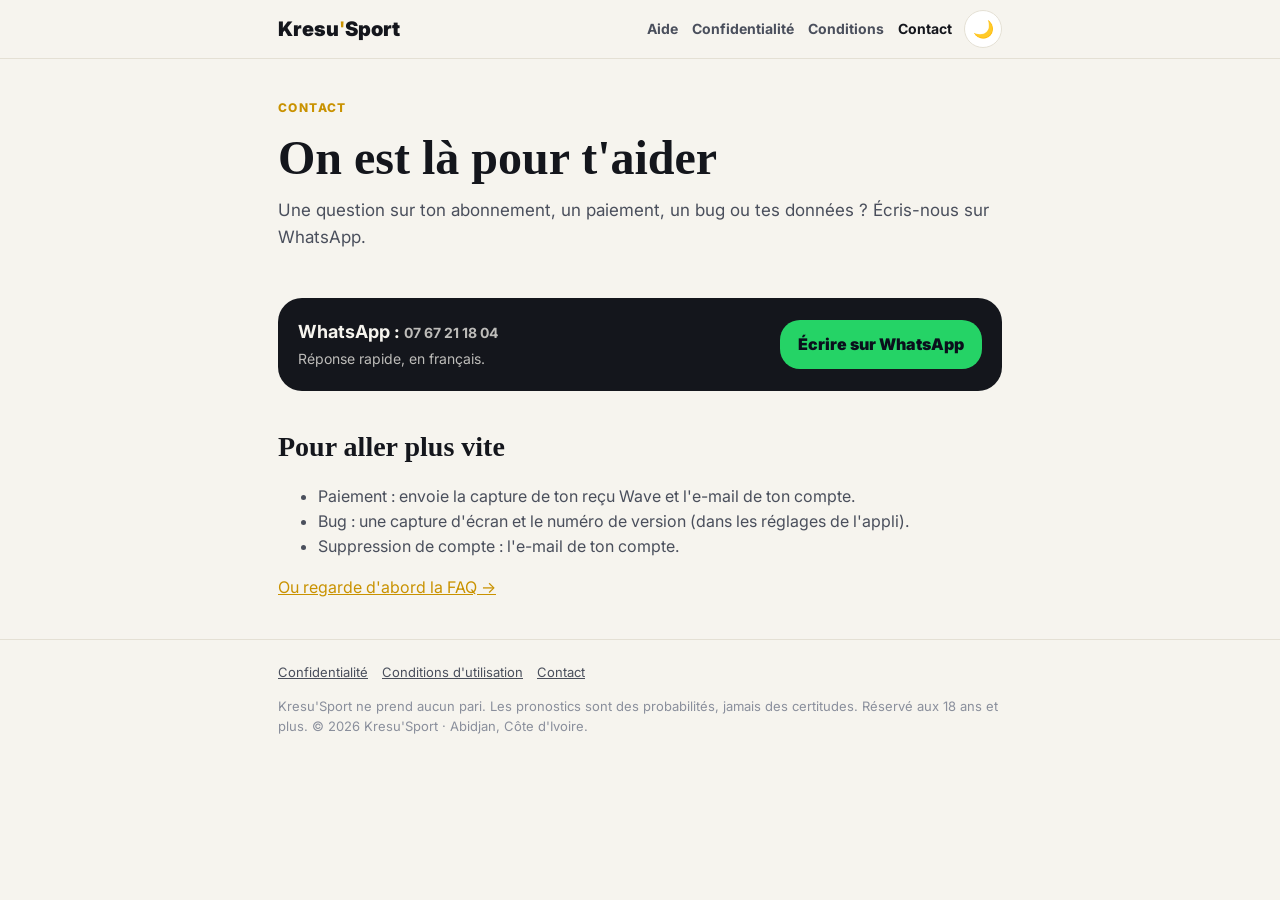
<file: contact.html>
<!doctype html>
<html lang="fr">
<head>
<meta charset="utf-8">
<meta name="viewport" content="width=device-width, initial-scale=1">
<title>Contact · Kresu'Sport</title>
<meta name="description" content="Contacter l'équipe Kresu'Sport sur WhatsApp.">
<link rel="preconnect" href="https://fonts.googleapis.com"><link rel="preconnect" href="https://fonts.gstatic.com" crossorigin>
<link rel="stylesheet" href="https://fonts.googleapis.com/css2?family=Inter:wght@400;600;700;800;900&display=swap">
<link rel="stylesheet" href="style.css">
<script src="config.js"></script>
<script src="app.js"></script>
</head>
<body>
<header class="top"><div class="wrap"><a class="brand" href="index.html">Kresu<b>'</b>Sport</a><nav class="links"><a href="index.html">Aide</a><a href="confidentialite.html">Confidentialité</a><a href="conditions.html">Conditions</a><a href="contact.html" aria-current="page">Contact</a></nav><button class="theme" id="theme" type="button">🌙</button></div></header>
<main class="wrap">

<section class="hero"><span class="kicker">Contact</span><h1>On est là pour t'aider</h1><p class="lead">Une question sur ton abonnement, un paiement, un bug ou tes données ? Écris-nous sur WhatsApp.</p></section>
<div class="wa"><div><b>WhatsApp : <span data-wa>07 67 21 18 04</span></b><span>Réponse rapide, en français.</span></div><a href="https://wa.me/2250767211804">Écrire sur WhatsApp</a></div>
<h2>Pour aller plus vite</h2>
<ul class="doc"><li>Paiement : envoie la capture de ton reçu Wave et l'e-mail de ton compte.</li><li>Bug : une capture d'écran et le numéro de version (dans les réglages de l'appli).</li><li>Suppression de compte : l'e-mail de ton compte.</li></ul>
<p><a href="index.html#faq">Ou regarde d'abord la FAQ →</a></p>

</main>
<footer><div class="wrap"><a href="confidentialite.html">Confidentialité</a><a href="conditions.html">Conditions d'utilisation</a><a href="contact.html">Contact</a><p>Kresu'Sport ne prend aucun pari. Les pronostics sont des probabilités, jamais des certitudes. Réservé aux 18 ans et plus. © 2026 Kresu'Sport · Abidjan, Côte d'Ivoire.</p></div></footer>
</body>
</html>
</file>
<file: style.css>
/* Kresu'Sport — site d'aide. Theme nuit (A) / clair (B), suit le telephone, bouton pour changer. */
:root{
  --bg:#F6F4EE; --card:#FFFFFF; --line:#E4E0D4; --fg:#14161C; --muted:#4A4F5C; --soft:#8A8F9C;
  --gold:#C99200; --gold-bg:#FFC933; --ink:#0A0F1C; --chip:#E9E5DA; --accent:#0E8F6A;
  --serif:Georgia,"Times New Roman",serif; --sans:Inter,system-ui,-apple-system,"Segoe UI",sans-serif;
  color-scheme:light;
}
@media (prefers-color-scheme: dark){:root:not([data-theme="light"]){
  --bg:#070B15; --card:#111A2C; --line:#1C2438; --fg:#FFFFFF; --muted:#AEB8C8; --soft:#6B7689;
  --gold:#FFC933; --chip:#1A2338; --accent:#14E8C4; color-scheme:dark}}
:root[data-theme="dark"]{
  --bg:#070B15; --card:#111A2C; --line:#1C2438; --fg:#FFFFFF; --muted:#AEB8C8; --soft:#6B7689;
  --gold:#FFC933; --chip:#1A2338; --accent:#14E8C4; color-scheme:dark}
*{box-sizing:border-box}
html{scroll-behavior:smooth}
body{margin:0;background:var(--bg);color:var(--fg);font:16px/1.55 var(--sans);-webkit-text-size-adjust:100%}
a{color:var(--gold)}
.wrap{max-width:760px;margin:0 auto;padding:0 max(18px,env(safe-area-inset-left))}
header.top{position:sticky;top:0;z-index:5;background:color-mix(in srgb,var(--bg) 88%,transparent);backdrop-filter:blur(10px);border-bottom:1px solid var(--line)}
header.top .wrap{display:flex;align-items:center;gap:12px;min-height:58px}
.brand{font-weight:900;font-size:20px;text-decoration:none;color:var(--fg)}
.brand b{color:var(--gold)}
nav.links{display:flex;gap:14px;margin-left:auto;font-size:14px;font-weight:700}
nav.links a{color:var(--muted);text-decoration:none}
nav.links a[aria-current]{color:var(--fg)}
.theme{border:1px solid var(--line);background:var(--card);color:var(--fg);width:38px;height:38px;border-radius:19px;font-size:17px;cursor:pointer}
@media (max-width:560px){nav.links{display:none}}
.hero{padding:40px 0 18px;display:flex;flex-direction:column;gap:14px}
.kicker{font-size:12px;letter-spacing:1.4px;font-weight:800;color:var(--gold);text-transform:uppercase}
h1{margin:0;font-family:var(--serif);font-size:clamp(32px,8vw,48px);line-height:1.08;text-wrap:balance}
:root[data-theme="dark"] h1,:root:not([data-theme="light"]) h1{font-family:var(--serif)}
.lead{color:var(--muted);font-size:17px;margin:0}
.btns{display:flex;gap:10px;flex-wrap:wrap}
.btn{display:inline-flex;align-items:center;justify-content:center;min-height:50px;padding:0 22px;border-radius:26px;font-weight:900;text-decoration:none}
.btn.main{background:var(--gold-bg);color:var(--ink)}
.btn.ghost{border:1px solid var(--line);color:var(--fg)}
.btn:focus-visible,.theme:focus-visible,summary:focus-visible,.chip:focus-visible{outline:3px solid var(--gold);outline-offset:2px}
.mascots{display:grid;grid-template-columns:repeat(3,1fr);gap:10px;margin:22px 0 6px}
.mascot{background:var(--card);border:1px solid var(--line);border-radius:20px;padding:12px 8px;text-align:center;display:flex;flex-direction:column;align-items:center;gap:4px}
.mascot svg{width:72px;height:72px}
.mascot b{font-size:14px}.mascot span{font-size:12px;color:var(--muted);line-height:1.35}
h2{font-family:var(--serif);font-size:28px;margin:34px 0 4px}
.half{font-size:12px;letter-spacing:1.4px;font-weight:900;color:var(--gold);text-transform:uppercase;margin-top:34px}
.half+h2{margin-top:4px}
.chips{display:flex;gap:8px;flex-wrap:wrap;margin:14px 0}
.chip{border:none;background:var(--chip);color:var(--fg);padding:8px 14px;border-radius:18px;font:700 14px var(--sans);cursor:pointer}
.chip[aria-pressed="true"]{background:var(--fg);color:var(--bg)}
details{background:var(--card);border:1px solid var(--line);border-radius:16px;margin:8px 0;padding:0 16px}
summary{cursor:pointer;list-style:none;padding:15px 0;font-weight:800;display:flex;justify-content:space-between;gap:12px}
summary::-webkit-details-marker{display:none}
summary::after{content:"+";color:var(--gold);font-weight:900}
details[open] summary::after{content:"−"}
details p,details ul{margin:0 0 14px;color:var(--muted)}
details ul{padding-left:20px}
.data{list-style:none;padding:0;margin:10px 0;counter-reset:d}
.data li{counter-increment:d;display:flex;gap:12px;padding:12px 0;border-bottom:1px solid var(--line)}
.data li::before{content:"0" counter(d);font-weight:900;color:var(--gold)}
.wa{margin:30px 0;border-radius:24px;background:var(--fg);color:var(--bg);padding:20px;display:flex;align-items:center;gap:14px;flex-wrap:wrap}
.wa div{flex:1;min-width:200px}.wa b{display:block;font-size:18px}.wa span{opacity:.75;font-size:14px}
.wa a{background:#25D366;color:#0A0F1C;font-weight:900;padding:12px 18px;border-radius:20px;text-decoration:none}
.doc h2{font-size:22px;margin:28px 0 6px}
.doc p,.doc li{color:var(--muted)}
.doc .maj{color:var(--soft);font-size:14px}
.note{border-left:4px solid var(--gold);background:var(--card);padding:12px 14px;border-radius:0 12px 12px 0;color:var(--muted)}
footer{border-top:1px solid var(--line);margin-top:40px;padding:22px 0 40px;font-size:13px;color:var(--soft)}
footer a{color:var(--muted);margin-right:14px}

.apkinfo{margin:10px 0 0;font-size:13px;opacity:.75}
</file>
